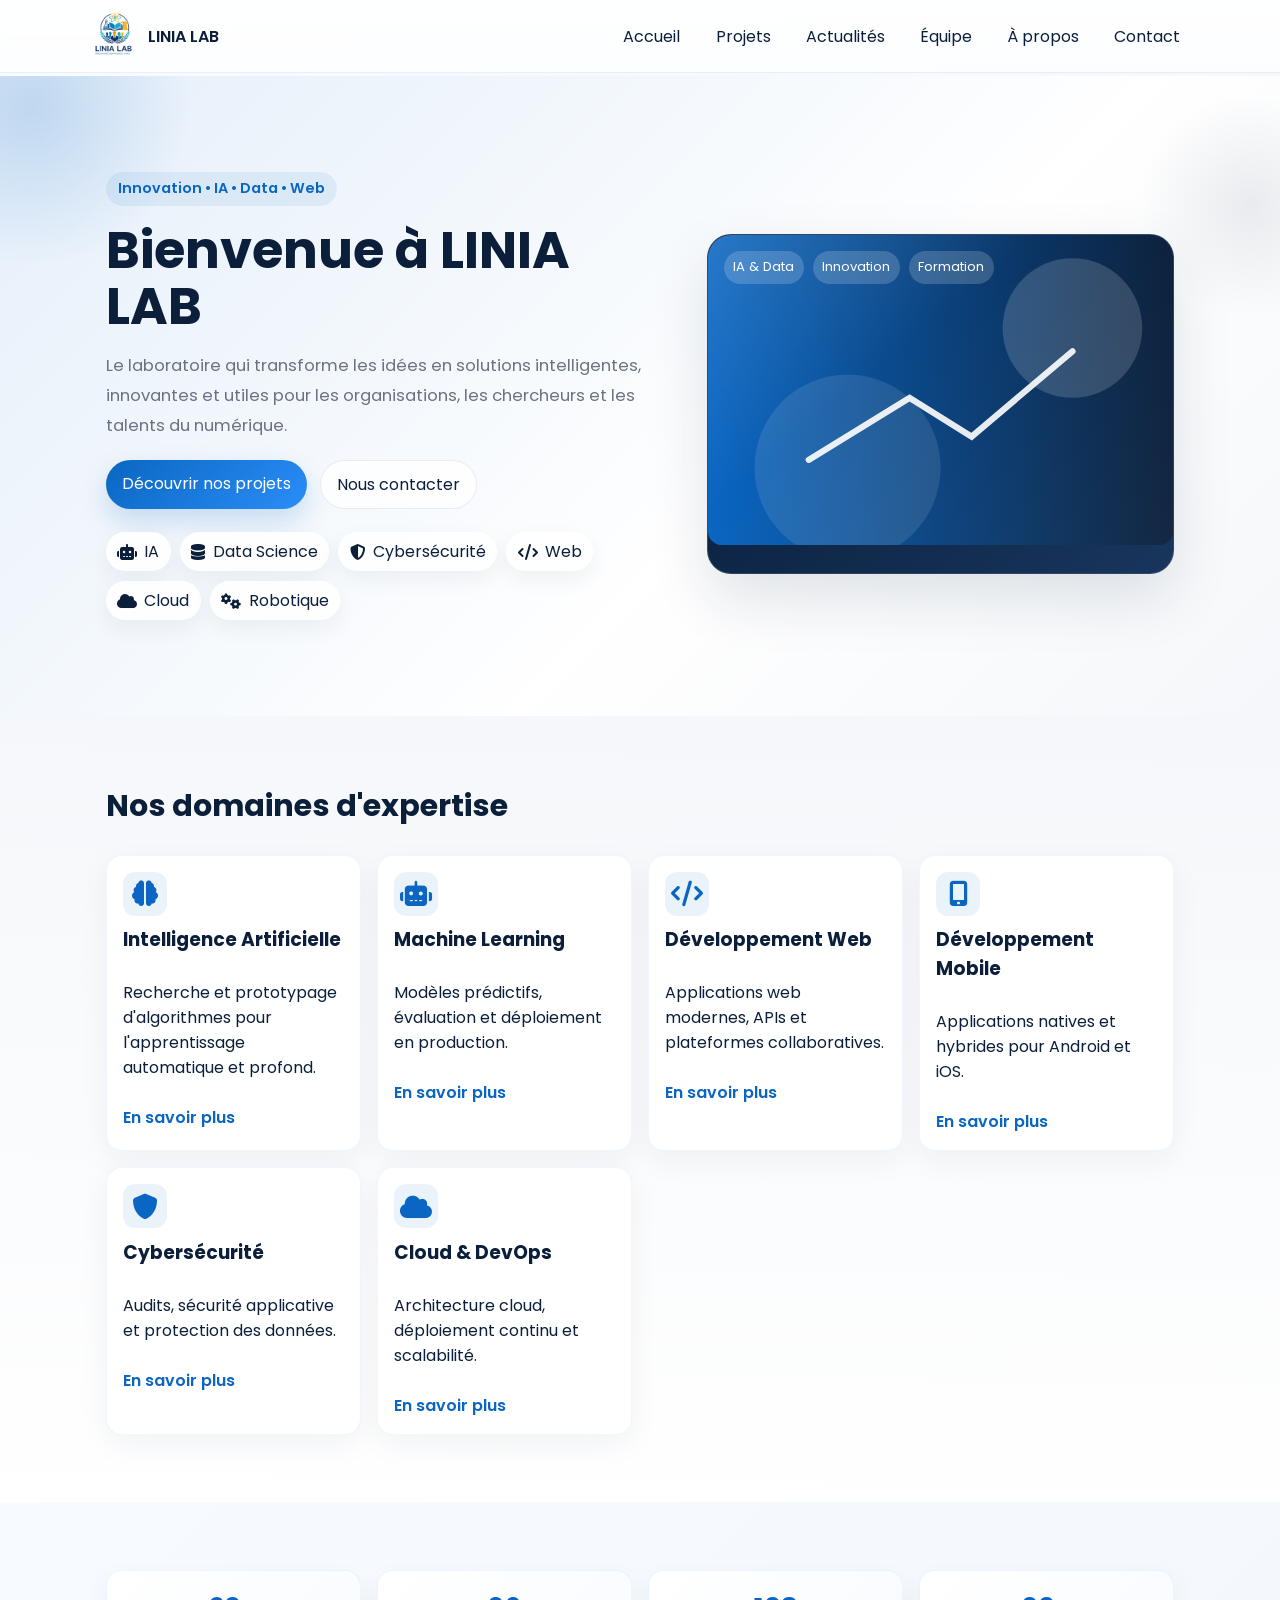
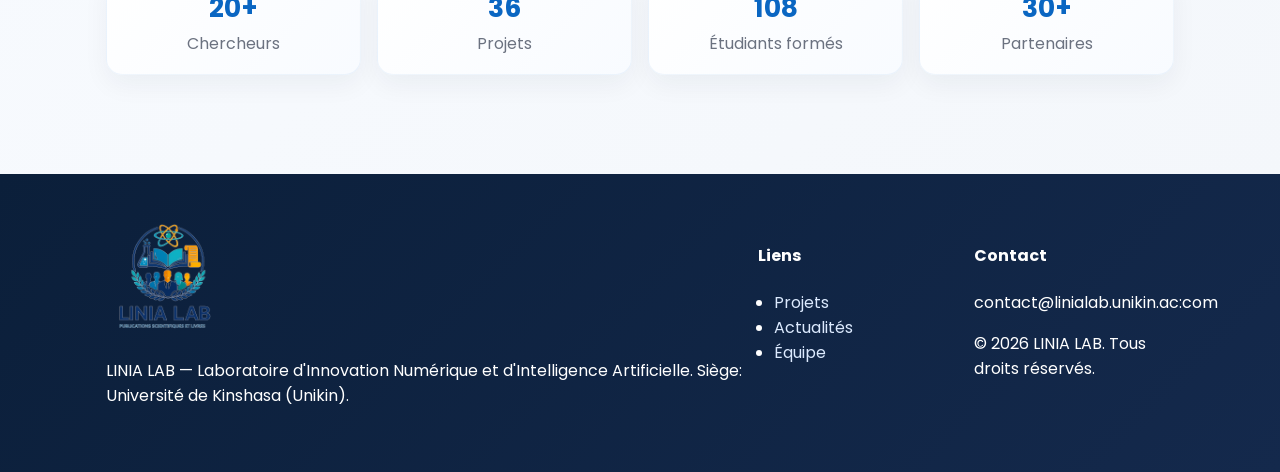
<file: index.html>
<!doctype html>
<html lang="fr">
<head>
	<meta charset="utf-8" />
	<meta name="viewport" content="width=device-width,initial-scale=1" />
	<title>LINIA LAB — Laboratoire d'Innovation Numérique et d'IA</title>
	<link href="https://fonts.googleapis.com/css2?family=Poppins:wght@300;400;600;700&display=swap" rel="stylesheet">
	<link rel="stylesheet" href="styles.css">
	<link rel="stylesheet" href="https://cdnjs.cloudflare.com/ajax/libs/font-awesome/6.4.0/css/all.min.css" integrity="sha512-p6O1X9b+Y6U5q8Q+K2xV1Z6q9n1k9GQ5Q1sXb1tX6Y1v1Xx3b1Z1Y1x1+Y1Z1+Y" crossorigin="anonymous" referrerpolicy="no-referrer" />
</head>
<body>
	<header class="nav--fixed">
		<div class="container nav">
			<a class="brand" href="#accueil">
				<img src="Images/logoLiniaLab.png" alt="LINIA LAB logo" class="logo">
				<span class="brand-text">LINIA LAB</span>
			</a>
			<nav class="nav-links" id="navLinks">
				<a href="index.html">Accueil</a>
				<a href="projets.html">Projets</a>
				<a href="actualites.html">Actualités</a>
				<a href="equipe.html">Équipe</a>
				<a href="apropos.html">À propos</a>
				<a href="contact.html">Contact</a>
			</nav>
			<button id="navToggle" class="nav-toggle" aria-label="ouvrir le menu">
				<span></span><span></span><span></span>
			</button>
		</div>
	</header>

	<main>
		<!-- Hero -->
		<section id="accueil" class="hero">
			<div class="container hero-grid">
				<div class="hero-content">
					<div class="hero-badge">Innovation • IA • Data • Web</div>
					<h1>Bienvenue à LINIA LAB</h1>
					<p class="lead">Le laboratoire qui transforme les idées en solutions intelligentes, innovantes et utiles pour les organisations, les chercheurs et les talents du numérique.</p>
					<div class="hero-cta">
						<a href="projets.html" class="btn primary">Découvrir nos projets</a>
						<a href="contact.html" class="btn outline">Nous contacter</a>
					</div>
					<ul class="hero-icons">
						<li><i class="fa-solid fa-robot"></i> IA</li>
						<li><i class="fa-solid fa-database"></i> Data Science</li>
						<li><i class="fa-solid fa-shield-halved"></i> Cybersécurité</li>
						<li><i class="fa-solid fa-code"></i> Web</li>
						<li><i class="fa-solid fa-cloud"></i> Cloud</li>
						<li><i class="fa-solid fa-cogs"></i> Robotique</li>
					</ul>
				</div>
				<div class="hero-visual" aria-hidden="true">
					<div class="visual-card">
						<div class="visual-floating">
							<span>IA & Data</span>
							<span>Innovation</span>
							<span>Formation</span>
						</div>
						<svg viewBox="0 0 600 400" class="tech-pattern" preserveAspectRatio="xMidYMid slice">
							<defs>
								<linearGradient id="g" x1="0" x2="1">
									<stop offset="0" stop-color="#0A66C2" />
									<stop offset="1" stop-color="#0B1F3A" />
								</linearGradient>
							</defs>
							<rect width="600" height="400" fill="url(#g)" rx="18"/>
							<circle cx="470" cy="120" r="90" fill="rgba(255,255,255,0.16)"/>
							<circle cx="180" cy="300" r="120" fill="rgba(255,255,255,0.1)"/>
							<path d="M130 290 L260 210 L340 260 L470 150" stroke="white" stroke-width="8" stroke-linecap="round" fill="none" opacity="0.9"/>
						</svg>
					</div>
				</div>
			</div>
		</section>

		<!-- Expertise cards -->
		<section id="expertise" class="section gray">
			<div class="container">
				<h2>Nos domaines d'expertise</h2>
				<div class="grid cards">
					<!-- repeat cards -->
					<article class="card">
						<div class="card-icon"><i class="fa-solid fa-brain"></i></div>
						<h3>Intelligence Artificielle</h3>
						<p>Recherche et prototypage d'algorithmes pour l'apprentissage automatique et profond.</p>
						<a class="link" href="#">En savoir plus</a>
					</article>
					<article class="card">
						<div class="card-icon"><i class="fa-solid fa-robot"></i></div>
						<h3>Machine Learning</h3>
						<p>Modèles prédictifs, évaluation et déploiement en production.</p>
						<a class="link" href="#">En savoir plus</a>
					</article>
					<article class="card">
						<div class="card-icon"><i class="fa-solid fa-code"></i></div>
						<h3>Développement Web</h3>
						<p>Applications web modernes, APIs et plateformes collaboratives.</p>
						<a class="link" href="#">En savoir plus</a>
					</article>
					<article class="card">
						<div class="card-icon"><i class="fa-solid fa-mobile-screen-button"></i></div>
						<h3>Développement Mobile</h3>
						<p>Applications natives et hybrides pour Android et iOS.</p>
						<a class="link" href="#">En savoir plus</a>
					</article>
					<article class="card">
						<div class="card-icon"><i class="fa-solid fa-shield"></i></div>
						<h3>Cybersécurité</h3>
						<p>Audits, sécurité applicative et protection des données.</p>
						<a class="link" href="#">En savoir plus</a>
					</article>
					<article class="card">
						<div class="card-icon"><i class="fa-solid fa-cloud"></i></div>
						<h3>Cloud & DevOps</h3>
						<p>Architecture cloud, déploiement continu et scalabilité.</p>
						<a class="link" href="#">En savoir plus</a>
					</article>
				</div>
			</div>
		</section>

		<!-- Stats -->
		<section class="section stats">
			<div class="container">
				<div class="stats-grid">
					<div class="stat"><div class="num" data-target="20">0</div><div class="label">Chercheurs</div></div>
					<div class="stat"><div class="num" data-target="50">0</div><div class="label">Projets</div></div>
					<div class="stat"><div class="num" data-target="200">0</div><div class="label">Étudiants formés</div></div>
					<div class="stat"><div class="num" data-target="30">0</div><div class="label">Partenaires</div></div>
				</div>
			</div>
		</section>

		

		

	</main>

	<footer class="site-footer">
		<div class="container footer-grid">
			<div>
				<img src="Images/logoLiniaLab.png" alt="LINIA LAB" class="logo-sm">
				<p>LINIA LAB — Laboratoire d'Innovation Numérique et d'Intelligence Artificielle. Siège: Université de Kinshasa (Unikin).</p>
			</div>
			<div>
				<h4>Liens</h4>
				<ul>
					<li><a href="projets.html">Projets</a></li>
					<li><a href="actualites.html">Actualités</a></li>
					<li><a href="equipe.html">Équipe</a></li>
				</ul>
			</div>
			<div>
				<h4>Contact</h4>
				<p>contact@linialab.unikin.ac:com</p>
				<p>© 2026 LINIA LAB. Tous droits réservés.</p>
			</div>
		</div>
	</footer>

	<script src="scripts.js"></script>
</body>
</html>
</file>
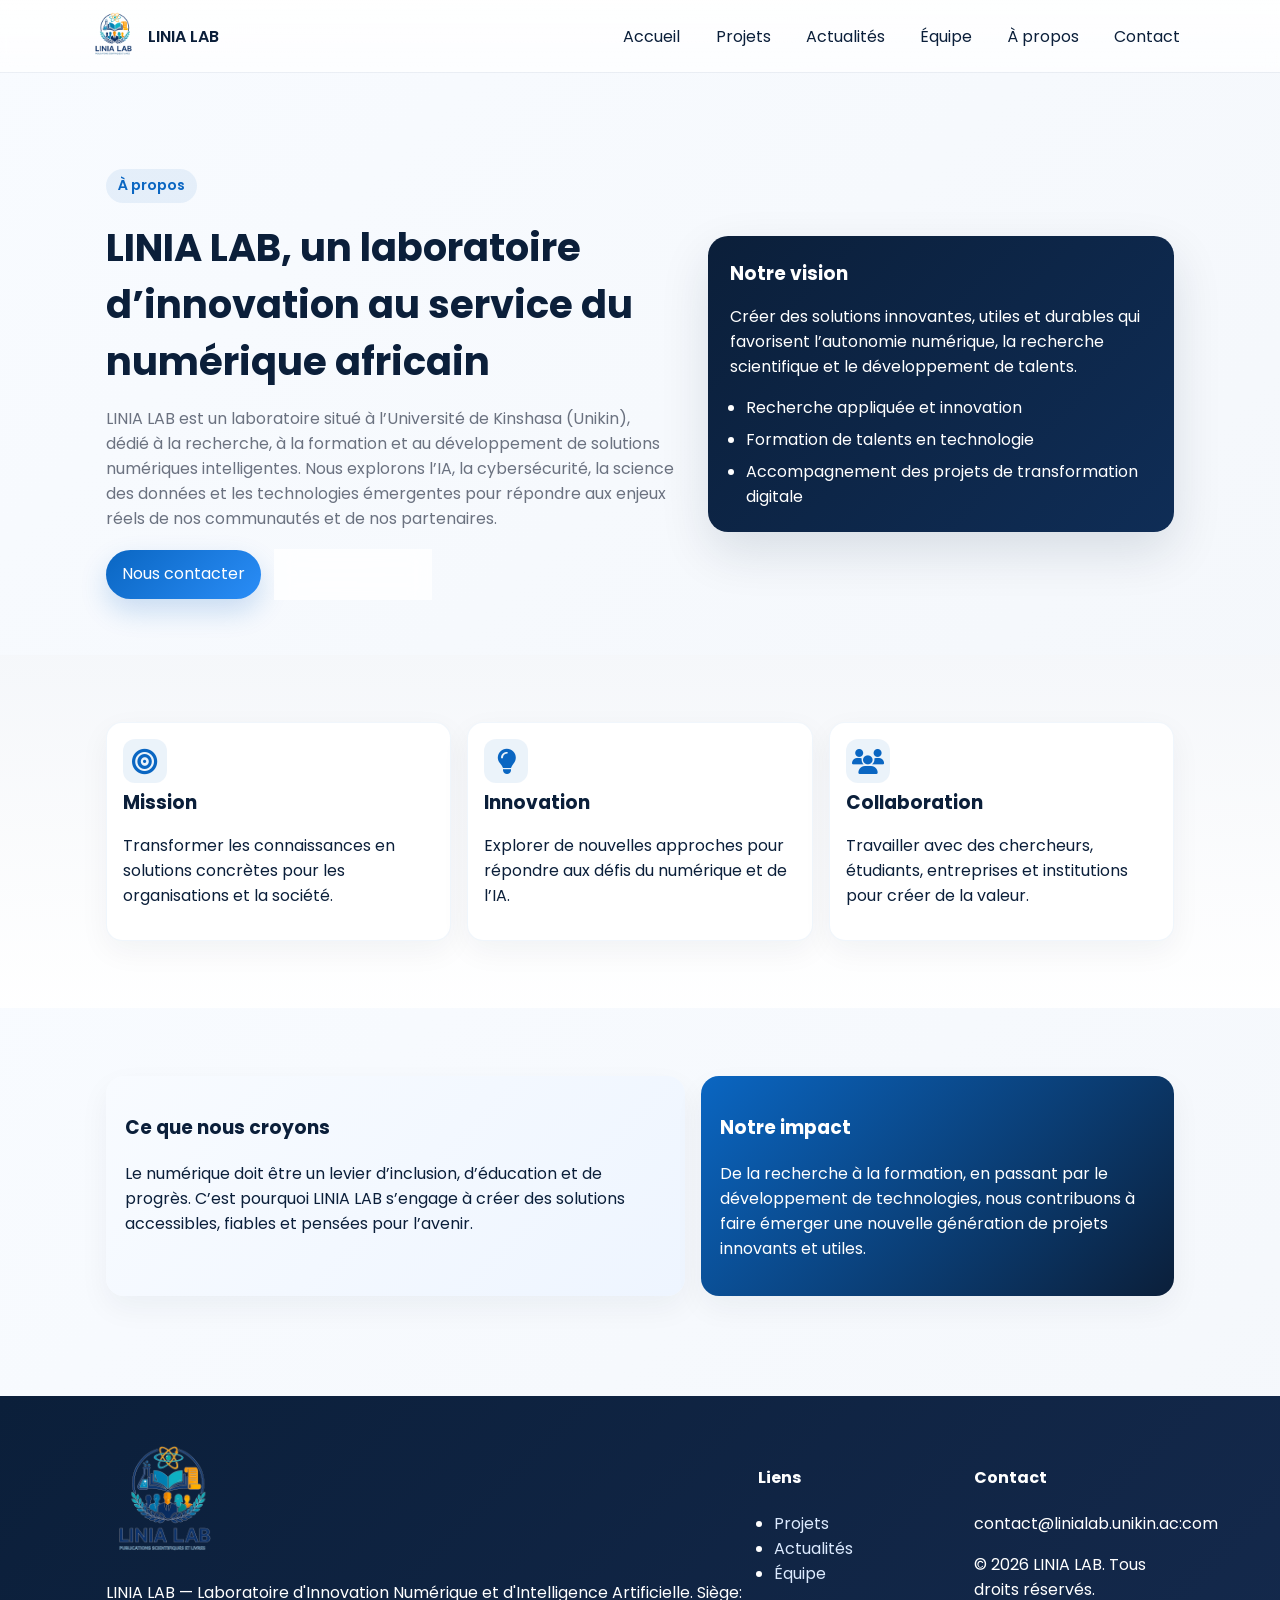
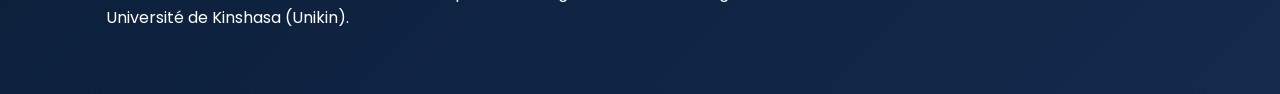
<file: apropos.html>
<!DOCTYPE html>
<html lang="en">
<head>
	<meta charset="utf-8" />
	<meta name="viewport" content="width=device-width,initial-scale=1" />
	<title>LINIA LAB — Laboratoire d'Innovation Numérique et d'IA</title>
	<link href="https://fonts.googleapis.com/css2?family=Poppins:wght@300;400;600;700&display=swap" rel="stylesheet">
	<link rel="stylesheet" href="styles.css">
	<link rel="stylesheet" href="https://cdnjs.cloudflare.com/ajax/libs/font-awesome/6.4.0/css/all.min.css" integrity="sha512-p6O1X9b+Y6U5q8Q+K2xV1Z6q9n1k9GQ5Q1sXb1tX6Y1v1Xx3b1Z1Y1x1+Y1Z1+Y" crossorigin="anonymous" referrerpolicy="no-referrer" />
</head>
<body>
    <header class="nav--fixed">
		<div class="container nav">
			<a class="brand" href="#accueil">
				<img src="Images/logoLiniaLab.png" alt="LINIA LAB logo" class="logo">
				<span class="brand-text">LINIA LAB</span>
			</a>
			<nav class="nav-links" id="navLinks">
				<a href="index.html">Accueil</a>
				<a href="projets.html">Projets</a>
				<a href="actualites.html">Actualités</a>
				<a href="equipe.html">Équipe</a>
				<a href="apropos.html">À propos</a>
				<a href="contact.html">Contact</a>
			</nav>
			<button id="navToggle" class="nav-toggle" aria-label="ouvrir le menu">
				<span></span><span></span><span></span>
			</button>
		</div>
	</header>
    <main>
		<section id="apropos" class="section about-hero">
			<div class="container about-hero-grid">
				<div class="about-intro">
					<div class="hero-badge">À propos</div>
					<h2>LINIA LAB, un laboratoire d’innovation au service du numérique africain</h2>
					<p class="muted">LINIA LAB est un laboratoire situé à l’Université de Kinshasa (Unikin), dédié à la recherche, à la formation et au développement de solutions numériques intelligentes. Nous explorons l’IA, la cybersécurité, la science des données et les technologies émergentes pour répondre aux enjeux réels de nos communautés et de nos partenaires.</p>
					<div class="about-actions">
						<a class="btn primary" href="contact.html">Nous contacter</a>
						<a class="btn outline" href="projets.html">Voir nos projets</a>
					</div>
				</div>
				<div class="about-panel">
					<h3>Notre vision</h3>
					<p>Créer des solutions innovantes, utiles et durables qui favorisent l’autonomie numérique, la recherche scientifique et le développement de talents.</p>
					<ul class="about-list">
						<li>Recherche appliquée et innovation</li>
						<li>Formation de talents en technologie</li>
						<li>Accompagnement des projets de transformation digitale</li>
					</ul>
				</div>
			</div>
		</section>

		<section class="section gray">
			<div class="container">
				<div class="about-values">
					<article class="value-card">
						<div class="card-icon"><i class="fa-solid fa-bullseye"></i></div>
						<h3>Mission</h3>
						<p>Transformer les connaissances en solutions concrètes pour les organisations et la société.</p>
					</article>
					<article class="value-card">
						<div class="card-icon"><i class="fa-solid fa-lightbulb"></i></div>
						<h3>Innovation</h3>
						<p>Explorer de nouvelles approches pour répondre aux défis du numérique et de l’IA.</p>
					</article>
					<article class="value-card">
						<div class="card-icon"><i class="fa-solid fa-users"></i></div>
						<h3>Collaboration</h3>
						<p>Travailler avec des chercheurs, étudiants, entreprises et institutions pour créer de la valeur.</p>
					</article>
				</div>
			</div>
		</section>

		<section class="section">
			<div class="container about-highlight">
				<div class="about-highlight-card">
					<h3>Ce que nous croyons</h3>
					<p>Le numérique doit être un levier d’inclusion, d’éducation et de progrès. C’est pourquoi LINIA LAB s’engage à créer des solutions accessibles, fiables et pensées pour l’avenir.</p>
				</div>
				<div class="about-highlight-card accent">
					<h3>Notre impact</h3>
					<p>De la recherche à la formation, en passant par le développement de technologies, nous contribuons à faire émerger une nouvelle génération de projets innovants et utiles.</p>
				</div>
			</div>
		</section>
    </main>

   
	<footer class="site-footer">
		<div class="container footer-grid">
			<div>
				<img src="Images/logoLiniaLab.png" alt="LINIA LAB" class="logo-sm">
				<p>LINIA LAB — Laboratoire d'Innovation Numérique et d'Intelligence Artificielle. Siège: Université de Kinshasa (Unikin).</p>
			</div>
			<div>
				<h4>Liens</h4>
				<ul>
					<li><a href="projets.html">Projets</a></li>
					<li><a href="actualites.html">Actualités</a></li>
					<li><a href="equipe.html">Équipe</a></li>
				</ul>
			</div>
			<div>
				<h4>Contact</h4>
				<p>contact@linialab.unikin.ac:com</p>
				<p>© 2026 LINIA LAB. Tous droits réservés.</p>
			</div>
		</div>
	</footer>

	<script src="scripts.js"></script>
</body>
</html>
</file>
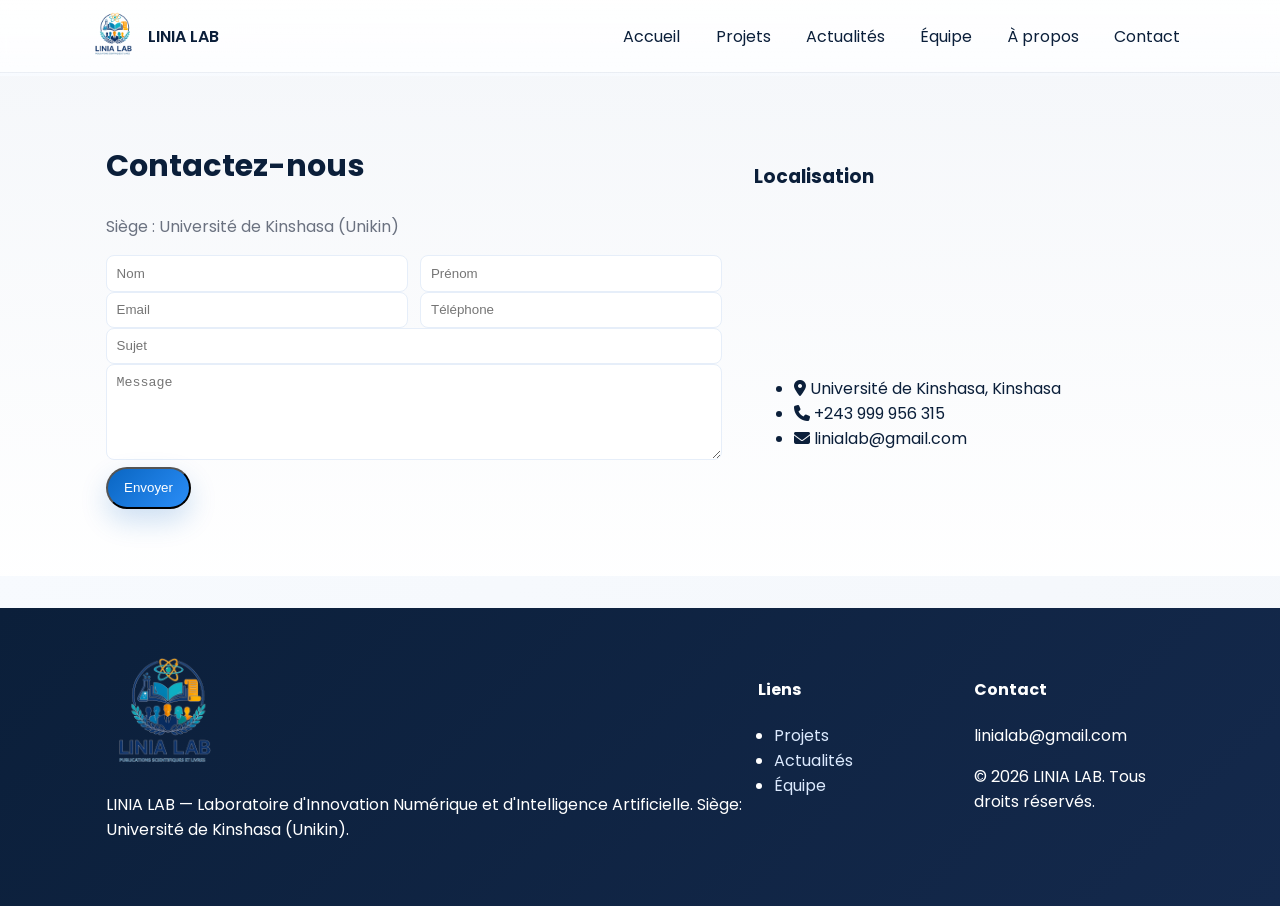
<file: contact.html>
<!DOCTYPE html>
<html lang="en">
<head>
	<meta charset="utf-8" />
	<meta name="viewport" content="width=device-width,initial-scale=1" />
	<title>LINIA LAB — Laboratoire d'Innovation Numérique et d'IA</title>
	<link href="https://fonts.googleapis.com/css2?family=Poppins:wght@300;400;600;700&display=swap" rel="stylesheet">
	<link rel="stylesheet" href="styles.css">
	<link rel="stylesheet" href="https://cdnjs.cloudflare.com/ajax/libs/font-awesome/6.4.0/css/all.min.css" integrity="sha512-p6O1X9b+Y6U5q8Q+K2xV1Z6q9n1k9GQ5Q1sXb1tX6Y1v1Xx3b1Z1Y1x1+Y1Z1+Y" crossorigin="anonymous" referrerpolicy="no-referrer" />
</head>
<body>
    <header class="nav--fixed">
		<div class="container nav">
			<a class="brand" href="#accueil">
				<img src="Images/logoLiniaLab.png" alt="LINIA LAB logo" class="logo">
				<span class="brand-text">LINIA LAB</span>
			</a>
			<nav class="nav-links" id="navLinks">
				<a href="index.html">Accueil</a>
				<a href="projets.html">Projets</a>
				<a href="actualites.html">Actualités</a>
				<a href="equipe.html">Équipe</a>
				<a href="apropos.html">À propos</a>
				<a href="contact.html">Contact</a>
			</nav>
			<button id="navToggle" class="nav-toggle" aria-label="ouvrir le menu">
				<span></span><span></span><span></span>
			</button>
		</div>
	</header>
    <main>
    <!-- Contact -->
		<section id="contact" class="section gray">
			<div class="container contact-grid">
				<div>
					<h2>Contactez-nous</h2>
					<p class="muted">Siège : Université de Kinshasa (Unikin)</p>
					<form id="contactForm" class="form">
						<div class="row">
							<input type="text" name="nom" placeholder="Nom" required>
							<input type="text" name="prenom" placeholder="Prénom" required>
						</div>
						<div class="row">
							<input type="email" name="email" placeholder="Email" required>
							<input type="tel" name="tel" placeholder="Téléphone">
						</div>
						<input type="text" name="sujet" placeholder="Sujet">
						<textarea name="message" rows="5" placeholder="Message"></textarea>
						<p id="formStatus" class="form-status" role="status" aria-live="polite"></p>
						<button class="btn primary" type="submit">Envoyer</button>
					</form>
				</div>
				<div>
					<h3>Localisation</h3>
					<iframe title="Unikin" src="https://www.google.com/maps?q=Université+de+Kinshasa&output=embed" loading="lazy"></iframe>
					<ul class="contact-info">
						<li><i class="fa-solid fa-location-dot"></i> Université de Kinshasa, Kinshasa</li>
						<li><i class="fa-solid fa-phone"></i> +243 999 956 315</li>
						<li><i class="fa-solid fa-envelope"></i> linialab@gmail.com</li>
					</ul>
				</div>
			</div>
		</section>
        </main>

 
	<footer class="site-footer">
		<div class="container footer-grid">
			<div>
				<img src="Images/logoLiniaLab.png" alt="LINIA LAB" class="logo-sm">
				<p>LINIA LAB — Laboratoire d'Innovation Numérique et d'Intelligence Artificielle. Siège: Université de Kinshasa (Unikin).</p>
			</div>
			<div>
				<h4>Liens</h4>
				<ul>
					<li><a href="projets.html">Projets</a></li>
					<li><a href="actualites.html">Actualités</a></li>
					<li><a href="equipe.html">Équipe</a></li>
				</ul>
			</div>
			<div>
				<h4>Contact</h4>
				<p>linialab@gmail.com</p>
				<p>© 2026 LINIA LAB. Tous droits réservés.</p>
			</div>
		</div>
	</footer>

	<script src="scripts.js"></script>
</body>
</html>
</file>
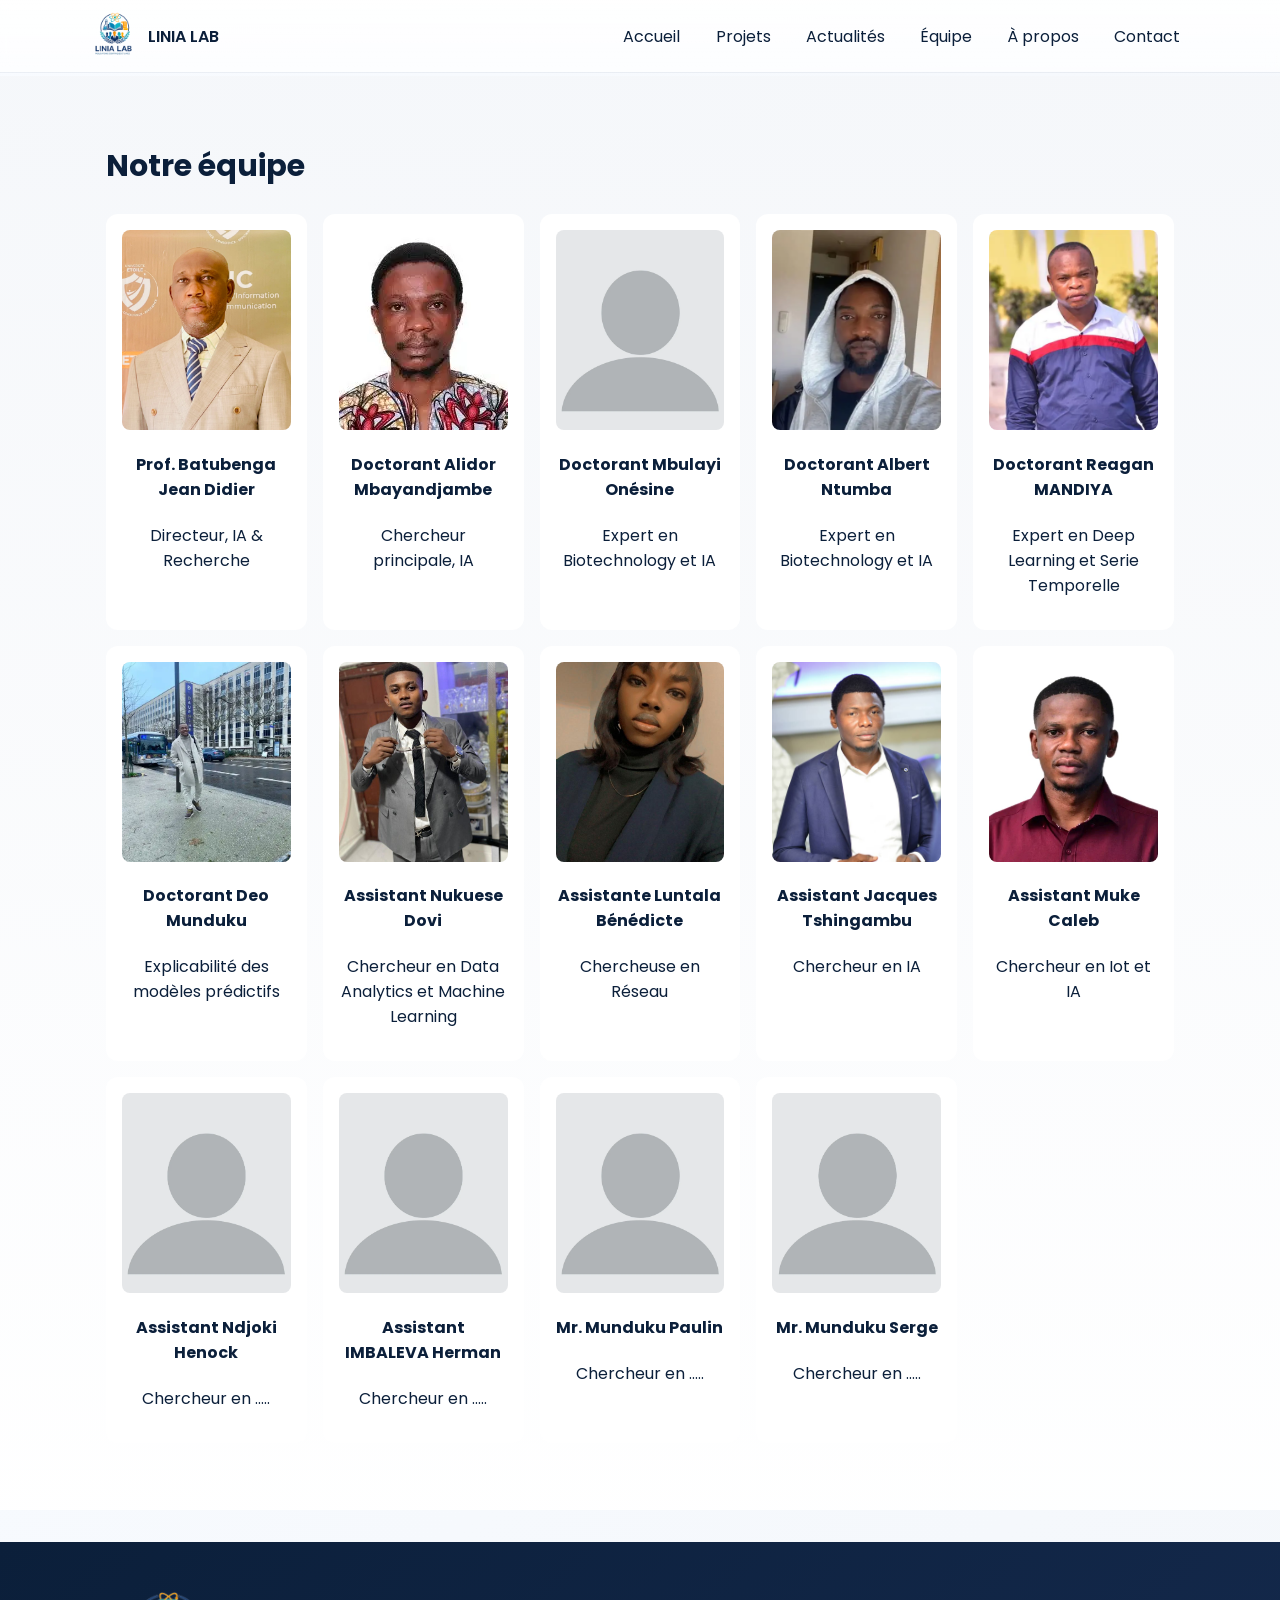
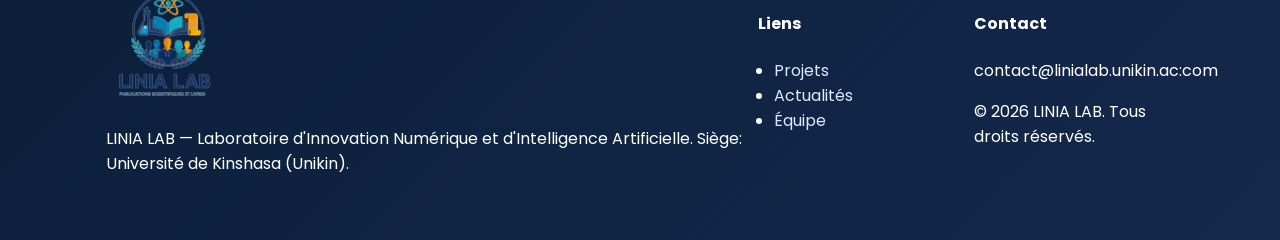
<file: equipe.html>
<!DOCTYPE html>
<html lang="en">
<head>
	<meta charset="utf-8" />
	<meta name="viewport" content="width=device-width,initial-scale=1" />
	<title>LINIA LAB — Laboratoire d'Innovation Numérique et d'IA</title>
	<link href="https://fonts.googleapis.com/css2?family=Poppins:wght@300;400;600;700&display=swap" rel="stylesheet">
	<link rel="stylesheet" href="styles.css">
	<link rel="stylesheet" href="https://cdnjs.cloudflare.com/ajax/libs/font-awesome/6.4.0/css/all.min.css" integrity="sha512-p6O1X9b+Y6U5q8Q+K2xV1Z6q9n1k9GQ5Q1sXb1tX6Y1v1Xx3b1Z1Y1x1+Y1Z1+Y" crossorigin="anonymous" referrerpolicy="no-referrer" />
</head>
<body>
    <header class="nav--fixed">
		<div class="container nav">
			<a class="brand" href="#accueil">
				<img src="Images/logoLiniaLab.png" alt="LINIA LAB logo" class="logo">
				<span class="brand-text">LINIA LAB</span>
			</a>
			<nav class="nav-links" id="navLinks">
				<a href="index.html">Accueil</a>
				<a href="projets.html">Projets</a>
				<a href="actualites.html">Actualités</a>
				<a href="equipe.html">Équipe</a>
				<a href="apropos.html">À propos</a>
				<a href="contact.html">Contact</a>
			</nav>
			<button id="navToggle" class="nav-toggle" aria-label="ouvrir le menu">
				<span></span><span></span><span></span>
			</button>
		</div>
	</header>
    <main>
<!-- Team -->
		<section id="equipe" class="section gray">
			<div class="container">
				<h2>Notre équipe</h2>
				<div class="grid team">
					<div class="member">
						<img src="Images/prof.jpeg" alt="Director">
						<h4>Prof. Batubenga Jean Didier</h4>
						<p>Directeur, IA & Recherche</p>
					</div>
					<div class="member">
						<img src="Images/Alidor.webp" alt="Researcher">
						<h4>Doctorant Alidor Mbayandjambe</h4>
						<p>Chercheur principale, IA</p>
					</div>
                    <div class="member">
						<img src="Images/Demo.png" alt="Researcher">
						<h4>Doctorant Mbulayi Onésine</h4>
						<p>Expert en Biotechnology et IA</p>
					</div>
					<div class="member">
						<img src="Images/Albert.webp" alt="Engineer">
						<h4>Doctorant Albert Ntumba</h4>
						<p>Expert en Biotechnology et IA</p>
					</div>
                    <div class="member">
						<img src="Images/Reagen.webp" alt="Engineer">
						<h4>Doctorant Reagan MANDIYA</h4>
						<p>Expert en Deep Learning et Serie Temporelle</p>
					</div>
                    <div class="member">
						<img src="Images/Deo.webp" alt="Engineer">
						<h4>Doctorant Deo Munduku</h4>
						<p>Explicabilité des modèles prédictifs</p>
					</div>
                    <div class="member">
						<img src="Images/Dovi.jpg" alt="Engineer">
						<h4>Assistant Nukuese Dovi </h4>
						<p>Chercheur en Data Analytics et Machine Learning</p>
					</div>
                    <div class="member">
						<img src="Images/Ben2.jpeg" alt="Engineer">
						<h4>Assistante Luntala Bénédicte </h4>
						<p>Chercheuse en Réseau</p>
					</div>
                     <div class="member">
						<img src="Images/jacque.jpeg" alt="Engineer">
						<h4>Assistant Jacques Tshingambu </h4>
						<p>Chercheur en IA</p>
					</div>
                    <div class="member">
						<img src="Images/Caleb.jpeg" alt="Engineer">
						<h4>Assistant Muke Caleb</h4>
						<p>Chercheur en Iot et IA</p>
					</div>
                    <div class="member">
						<img src="Images/Demo.png" alt="Engineer">
						<h4>Assistant Ndjoki Henock</h4>
						<p>Chercheur en .....</p>
					</div>
                    <div class="member">
						<img src="Images/Demo.png" alt="Engineer">
						<h4>Assistant IMBALEVA Herman</h4>
						<p>Chercheur en .....</p>
					</div>
                    <div class="member">
						<img src="Images/Demo.png" alt="Engineer">
						<h4>Mr. Munduku Paulin</h4>
						<p>Chercheur en .....</p>
					</div>
                    <div class="member">
						<img src="Images/Demo.png" alt="Engineer">
						<h4>Mr. Munduku Serge</h4>
						<p>Chercheur en .....</p>
					</div>
				</div>
			</div>
		</section>
        </main>

	<footer class="site-footer">
		<div class="container footer-grid">
			<div>
				<img src="Images/logoLiniaLab.png" alt="LINIA LAB" class="logo-sm">
				<p>LINIA LAB — Laboratoire d'Innovation Numérique et d'Intelligence Artificielle. Siège: Université de Kinshasa (Unikin).</p>
			</div>
			<div>
				<h4>Liens</h4>
				<ul>
					<li><a href="projets.html">Projets</a></li>
					<li><a href="actualites.html">Actualités</a></li>
					<li><a href="equipe.html">Équipe</a></li>
				</ul>
			</div>
			<div>
				<h4>Contact</h4>
				<p>contact@linialab.unikin.ac:com</p>
				<p>© 2026 LINIA LAB. Tous droits réservés.</p>
			</div>
		</div>
	</footer>

	<script src="scripts.js"></script>
</body>
</html>
</file>
<file: styles.css>
:root{
  --blue:#0A66C2;
  --dark:#0B1F3A;
  --white:#FFFFFF;
  --muted:#6B7280;
  --bg:#F5F7FA;
  --radius:12px;
  font-family: 'Poppins', system-ui, -apple-system, 'Segoe UI', Roboto, 'Helvetica Neue', Arial;
}
*{box-sizing:border-box}
html,body{height:100%;margin:0;color:var(--dark);background:linear-gradient(135deg,#f8fbff 0%,#f4f7fb 100%);}
.container{max-width:1100px;margin:0 auto;padding:1rem}

/* Nav */
.nav--fixed{position:fixed;top:0;left:0;right:0;z-index:40;background:linear-gradient(180deg, rgba(255,255,255,0.9), rgba(255,255,255,0.7));backdrop-filter:blur(6px);box-shadow:0 1px 0 rgba(11,31,58,0.05)}
.nav{display:flex;align-items:center;justify-content:space-between;padding:0.75rem 0}
.nav--fixed .container{position:relative}
main{padding-top:76px}
.brand{display:flex;align-items:center;gap:0.6rem;text-decoration:none;color:var(--dark)}
.logo{width:48px;height:auto}
.brand-text{font-weight:600}
.nav-links{display:flex;gap:1rem}
.nav-links a{color:var(--dark);text-decoration:none;padding:0.4rem 0.6rem;border-radius:8px}
.nav-links a:hover{background:rgba(10,102,194,0.06)}
.nav-toggle{display:none;border:0;background:none}
.nav-toggle span{display:block;width:22px;height:2px;background:var(--dark);margin:4px}
/* Mobile menu when open */
.nav-links.open{display:flex;flex-direction:column;position:absolute;right:1rem;top:64px;background:var(--white);padding:0.8rem;border-radius:10px;box-shadow:0 8px 30px rgba(11,31,58,0.08);min-width:200px}

/* Hero */
.hero{padding:5rem 0 4rem;position:relative;overflow:hidden;background:linear-gradient(135deg,rgba(10,102,194,0.08) 0%,rgba(255,255,255,0.95) 60%,rgba(245,247,250,0.95) 100%)}
.hero::before{content:'';position:absolute;inset:-20% auto auto -10%;width:320px;height:320px;border-radius:50%;background:radial-gradient(circle,rgba(10,102,194,0.18),transparent 70%);pointer-events:none}
.hero::after{content:'';position:absolute;right:-80px;top:20px;width:220px;height:220px;border-radius:50%;background:radial-gradient(circle,rgba(11,31,58,0.08),transparent 72%);pointer-events:none}
.hero-grid{display:grid;grid-template-columns:1.15fr 0.95fr;gap:2.2rem;align-items:center;position:relative;z-index:1}
.hero-badge{display:inline-flex;align-items:center;gap:0.4rem;padding:0.4rem 0.75rem;border-radius:999px;background:rgba(10,102,194,0.08);color:var(--blue);font-size:0.9rem;font-weight:600;margin-bottom:1rem}
.hero-content h1{font-size:clamp(2rem,4vw,3.2rem);margin:0 0 0.7rem;line-height:1.1}
.lead{color:var(--muted);max-width:60ch;font-size:1.04rem;line-height:1.8}
.hero-cta{margin:1.2rem 0 1.4rem;display:flex;flex-wrap:wrap;gap:0.8rem}
.btn{display:inline-block;padding:0.7rem 1rem;border-radius:999px;text-decoration:none;transition:transform .2s ease, box-shadow .2s ease}
.btn:hover{transform:translateY(-2px)}
.btn.primary{background:linear-gradient(135deg,var(--blue),#2a8df7);color:var(--white);box-shadow:0 12px 28px rgba(10,102,194,0.2)}
.btn.outline{border:1px solid rgba(11,31,58,0.08);color:var(--dark);background:rgba(255,255,255,0.8);backdrop-filter:blur(10px)}
.btn.sm{padding:0.4rem 0.6rem;font-size:0.9rem}
.hero-icons{list-style:none;padding:0;display:flex;flex-wrap:wrap;gap:0.6rem;margin-top:1rem}
.hero-icons li{background:rgba(255,255,255,0.9);padding:0.45rem 0.7rem;border-radius:999px;box-shadow:0 8px 22px rgba(11,31,58,0.06);display:flex;gap:0.45rem;align-items:center;color:var(--dark)}
.visual-card{position:relative;border-radius:24px;overflow:hidden;box-shadow:0 24px 60px rgba(11,31,58,0.12);background:linear-gradient(135deg,#0b1f3a,#0f2d56);min-height:340px;border:1px solid rgba(255,255,255,0.15)}
.visual-card::before{content:'';position:absolute;inset:0;background:linear-gradient(140deg,rgba(255,255,255,0.12),transparent 38%,rgba(255,255,255,0.04));pointer-events:none}
.visual-floating{position:absolute;top:1rem;left:1rem;display:flex;flex-wrap:wrap;gap:0.55rem;z-index:2}
.visual-floating span{padding:0.4rem 0.6rem;border-radius:999px;background:rgba(255,255,255,0.18);color:#fff;font-size:0.82rem;backdrop-filter:blur(8px)}

/* Sections */
.section{padding:3.2rem 0}
.gray{background:linear-gradient(180deg,rgba(245,247,250,0.9),rgba(255,255,255,0.95))}
h2{margin-top:0;font-size:clamp(1.45rem,2.4vw,1.9rem)}
.muted{color:var(--muted)}

/* Cards grid */
.grid{display:grid;gap:1rem}
.cards{grid-template-columns:repeat(auto-fit,minmax(220px,1fr))}
.card{background:var(--white);padding:1rem;border-radius:16px;box-shadow:0 10px 30px rgba(11,31,58,0.05);display:flex;flex-direction:column;gap:0.6rem;border:1px solid rgba(10,102,194,0.06);transition:transform .2s ease, box-shadow .2s ease}
.card:hover{transform:translateY(-5px);box-shadow:0 16px 36px rgba(11,31,58,0.09)}
.card-icon{font-size:1.6rem;color:var(--blue);width:44px;height:44px;display:grid;place-items:center;border-radius:12px;background:rgba(10,102,194,0.08)}
.card h3{margin:0}
.link{color:var(--blue);text-decoration:none;font-weight:600}

/* Stats */
.stats-grid{display:grid;grid-template-columns:repeat(4,1fr);gap:1rem}
.stat{background:linear-gradient(135deg,#fff,#f8fbff);padding:1.1rem;border-radius:16px;text-align:center;box-shadow:0 10px 26px rgba(11,31,58,0.05);border:1px solid rgba(10,102,194,0.06)}
.num{font-size:1.65rem;font-weight:700;color:var(--blue)}
.label{color:var(--muted);margin-top:0.2rem}

/* Projects */
.projects{grid-template-columns:repeat(auto-fit,minmax(260px,1fr))}
.project-card{background:var(--white);border-radius:12px;overflow:hidden;box-shadow:0 12px 34px rgba(11,31,58,0.06)}
.project-card img{width:100%;display:block}
.project-body{padding:1rem}
.meta{color:var(--muted);font-size:0.9rem;margin:0.4rem 0}

/* Team */
.team{grid-template-columns:repeat(auto-fit,minmax(180px,1fr))}
.member{background:#fff;padding:1rem;border-radius:12px;text-align:center}
.member img{width:100%;height:200px;object-fit:cover;border-radius:8px}

/* News */
.news{display:flex;gap:1rem;align-items:flex-start}
.news img{width:200px;border-radius:8px}

/* Contact */
.contact-grid{display:grid;grid-template-columns:1fr 420px;gap:2rem}
.form .row{display:flex;gap:0.8rem}
.form input,.form textarea{width:100%;padding:0.6rem;border-radius:8px;border:1px solid #e6eef9}
.form-status{display:none;margin:0.75rem 0 0;padding:0.7rem 0.9rem;border-radius:8px;background:#e8f8ef;color:#166534;font-size:0.95rem}
.form-status.show{display:block}
iframe{width:100%;height:240px;border:0;border-radius:8px;margin-top:0.6rem}

/* About page */
.about-hero{padding:4.8rem 0 2.5rem}
.about-hero-grid{display:grid;grid-template-columns:1.1fr 0.9fr;gap:2rem;align-items:center}
.about-intro h2{font-size:clamp(1.7rem,3vw,2.4rem);margin-bottom:0.8rem}
.about-actions{display:flex;flex-wrap:wrap;gap:0.8rem;margin-top:1.2rem}
.about-panel{background:linear-gradient(135deg,#0b1f3a,#0f2d56);color:#fff;padding:1.4rem;border-radius:20px;box-shadow:0 20px 50px rgba(11,31,58,0.12)}
.about-panel h3{margin-top:0;margin-bottom:0.5rem}
.about-list{padding-left:1rem;display:grid;gap:0.45rem;margin:0.8rem 0 0}
.about-values{display:grid;grid-template-columns:repeat(3,1fr);gap:1rem}
.value-card{background:#fff;padding:1rem;border-radius:16px;box-shadow:0 10px 30px rgba(11,31,58,0.05);border:1px solid rgba(10,102,194,0.06)}
.value-card h3{margin:0.3rem 0}
.about-highlight{display:grid;grid-template-columns:1.1fr 0.9fr;gap:1rem}
.about-highlight-card{background:linear-gradient(135deg,#f8fbff,#eef5ff);padding:1.2rem;border-radius:18px;box-shadow:0 12px 30px rgba(11,31,58,0.05)}
.about-highlight-card.accent{background:linear-gradient(135deg,#0a66c2,#0b1f3a);color:#fff}

/* Footer */
.site-footer{background:linear-gradient(135deg,var(--dark),#14294c);color:#fff;padding:2rem 0;margin-top:2rem}
.footer-grid{display:grid;grid-template-columns:1fr 200px 200px;gap:1rem}
.logo-sm{width:120px}
.site-footer a{color:#dceafe;text-decoration:none}
.site-footer a:hover{color:#fff}
.site-footer ul{padding-left:1rem}

/* Responsive */
body{overflow-x:hidden}
img,iframe,video{max-width:100%;height:auto;display:block}

@media (max-width:1024px){
  .hero-grid{grid-template-columns:1fr 360px}
  .contact-grid{grid-template-columns:1fr 360px}
}

@media (max-width:900px){
  .hero-grid,.contact-grid{grid-template-columns:1fr}
  .nav-links{display:none}
  .nav-toggle{display:block}
  .stats-grid{grid-template-columns:repeat(2,1fr)}
  .footer-grid{grid-template-columns:1fr 1fr}
  .news{flex-direction:column}
  .news img{width:100%;max-width:280px}
  .form .row{flex-direction:column}
}

@media (max-width:768px){
  .container{padding:0.9rem}
  .nav{padding:0.7rem 0}
  .hero{padding:3rem 0}
  .section{padding:2.2rem 0}
  .hero-content h1{font-size:clamp(1.75rem,5vw,2.25rem)}
  .cards,.projects,.team{grid-template-columns:1fr 1fr}
  .about-hero-grid,.about-highlight{grid-template-columns:1fr}
  .about-values{grid-template-columns:1fr 1fr}
}

@media (max-width:600px){
  .stats-grid,.cards,.projects,.team,.about-values{grid-template-columns:1fr}
  .hero-cta .btn{display:inline-flex;justify-content:center;align-items:center}
  .site-footer{padding:1.5rem 0}
  .footer-grid{grid-template-columns:1fr}
  .member img{height:180px}
  .about-panel{padding:1.1rem}
}

@media (max-width:480px){
  main{padding-top:84px}
  .nav{align-items:flex-start}
  .brand-text{font-size:0.95rem}
  .logo{width:40px}
  .nav-links.open{left:1rem;right:1rem;top:58px}
  .hero{padding:2.2rem 0}
  .hero-icons li{width:100%;justify-content:center}
  .card,.project-card,.member,.stat{padding:0.9rem}
  .news img{max-width:100%}
}

/* Animations */
.reveal{opacity:0;transform:translateY(12px);transition:all 700ms cubic-bezier(.2,.9,.2,1)}
.reveal.visible{opacity:1;transform:none}
</file>
